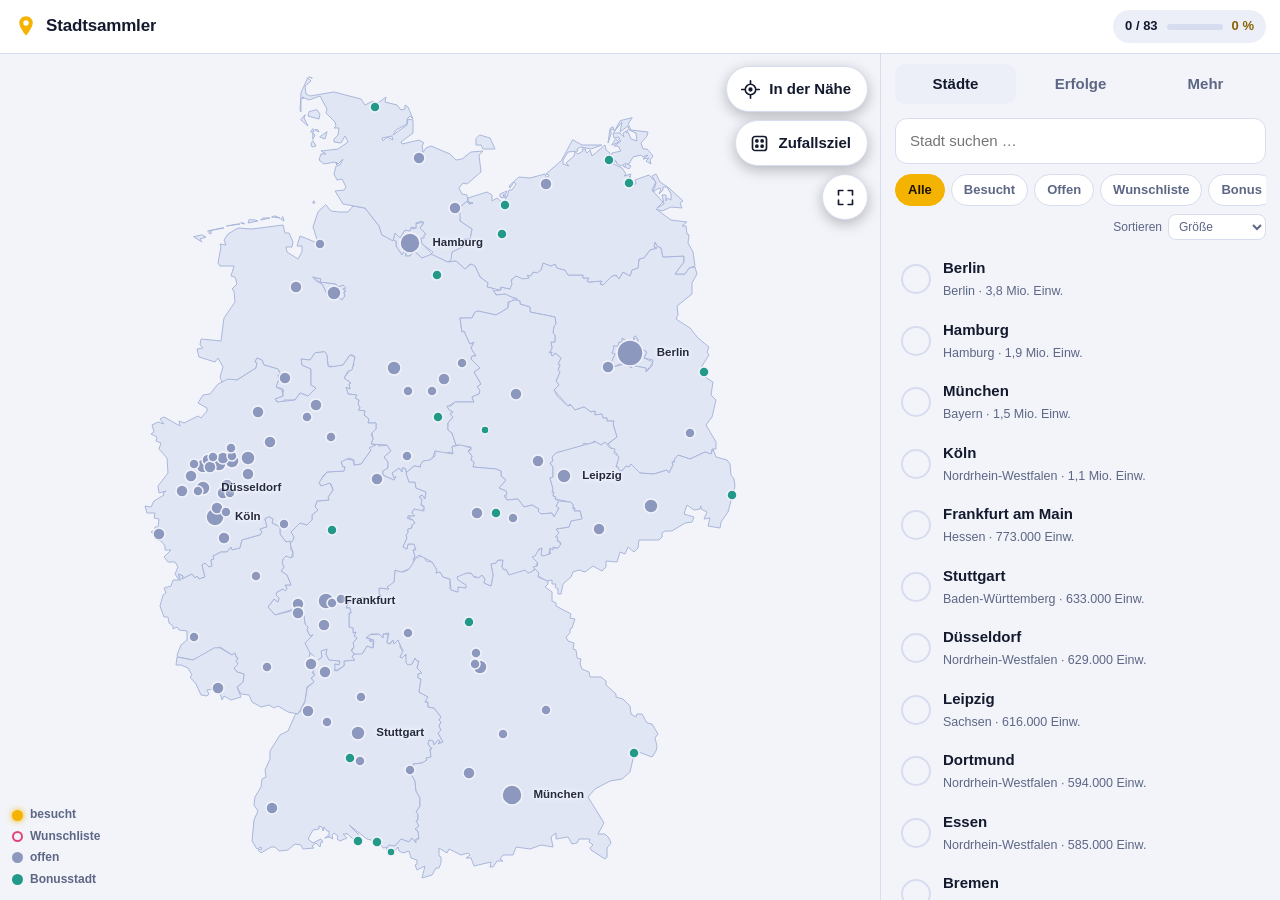
<file: index.html>
<!doctype html>
<html lang="de">
<head>
<meta charset="utf-8">
<meta name="viewport" content="width=device-width, initial-scale=1, maximum-scale=1, user-scalable=no, viewport-fit=cover">
<title>Stadtsammler – Deutsche Großstädte tracken</title>
<meta name="description" content="Tracke, in welchen deutschen Großstädten du schon warst.">
<meta name="theme-color" content="#0a0f1e">
<link rel="manifest" href="manifest.webmanifest">
<link rel="icon" href="icons/icon.svg" type="image/svg+xml">
<link rel="apple-touch-icon" href="icons/apple-touch-icon.png">
<meta name="apple-mobile-web-app-capable" content="yes">
<meta name="mobile-web-app-capable" content="yes">
<meta name="apple-mobile-web-app-status-bar-style" content="black-translucent">
<meta name="apple-mobile-web-app-title" content="Stadtsammler">
<script>if (navigator.standalone || matchMedia("(display-mode: standalone)").matches) document.documentElement.className += " standalone";</script>
<!-- Vorlage: index.html wird von release.py erzeugt (Dateinamen mit Inhalts-Fingerabdruck). Hier bearbeiten, nicht in index.html. -->
<meta name="app-version" content="1.4.1">
<link rel="stylesheet" href="assets/leaflet.a783710282.css">
<link rel="stylesheet" href="assets/styles.659ae4ff40.css">
</head>
<body data-tab="map">

<header class="topbar">
  <div class="brand">
    <svg class="logo" viewBox="0 0 32 32" aria-hidden="true"><path d="M16 3c-5 0-9 3.9-9 8.8C7 18.500 16 29 16 29s9-10.500 9-17.200C25 6.900 21 3 16 3z" fill="currentColor"/><circle cx="16" cy="12" r="3.600" fill="var(--surface)"/></svg>
    <span>Stadtsammler</span>
  </div>
  <button class="progress-pill" id="progressPill" title="Zu den Statistiken">
    <span id="pillCount">0 / 0</span>
    <span class="pill-bar"><i id="pillBar"></i></span>
    <span id="pillPct">0 %</span>
  </button>
</header>

<main>
  <section id="view-map">
    <div id="map"></div>
    <div class="map-actions">
      <button class="fab" id="btnNearby" title="Städte in meiner Nähe">
        <svg viewBox="0 0 24 24"><path d="M12 2v3m0 14v3M2 12h3m14 0h3" /><circle cx="12" cy="12" r="6"/><circle cx="12" cy="12" r="1.500" fill="currentColor"/></svg>
        <span>In der Nähe</span>
      </button>
      <button class="fab" id="btnRandom" title="Zufälliges nächstes Ziel">
        <svg viewBox="0 0 24 24"><rect x="4" y="4" width="16" height="16" rx="3"/><circle cx="9" cy="9" r="1.200" fill="currentColor"/><circle cx="15" cy="15" r="1.200" fill="currentColor"/><circle cx="15" cy="9" r="1.200" fill="currentColor"/><circle cx="9" cy="15" r="1.200" fill="currentColor"/></svg>
        <span>Zufallsziel</span>
      </button>
      <button class="fab icon-only" id="btnFit" title="Ganz Deutschland zeigen">
        <svg viewBox="0 0 24 24"><path d="M4 9V4h5M20 9V4h-5M4 15v5h5M20 15v5h-5"/></svg>
      </button>
    </div>
    <div class="legend">
      <span><i class="dot visited"></i>besucht</span>
      <span><i class="dot wish"></i>Wunschliste</span>
      <span><i class="dot"></i>offen</span>
      <span><i class="dot bonus"></i>Bonusstadt</span>
    </div>
  </section>

  <aside id="panel">
    <nav class="panel-tabs">
      <button data-go="list">Städte</button>
      <button data-go="stats">Erfolge</button>
      <button data-go="more">Mehr</button>
    </nav>

    <section id="view-list" class="panel-view">
      <div class="list-head">
        <input id="search" type="search" placeholder="Stadt suchen …" autocomplete="off">
        <div class="chips" id="filters">
          <button data-f="all" class="on">Alle</button>
          <button data-f="visited">Besucht</button>
          <button data-f="open">Offen</button>
          <button data-f="wish">Wunschliste</button>
          <button data-f="bonus">Bonus</button>
        </div>
        <label class="sort">Sortieren
          <select id="sort">
            <option value="pop">Größe</option>
            <option value="name">A–Z</option>
            <option value="state">Bundesland</option>
            <option value="dist">Entfernung</option>
          </select>
        </label>
      </div>
      <div id="list"></div>
    </section>

    <section id="view-stats" class="panel-view">
      <div class="hero">
        <svg class="ring" viewBox="0 0 120 120"><circle cx="60" cy="60" r="52" class="ring-bg"/><circle cx="60" cy="60" r="52" class="ring-fg" id="ringFg"/></svg>
        <div class="ring-label"><b id="ringPct">0 %</b><span id="ringCount">0 von 0</span></div>
      </div>
      <div class="tiles" id="tiles"></div>
      <button class="btn primary wide" id="btnShare">Meine Karte teilen</button>

      <h3>Abzeichen <small id="badgeCount"></small></h3>
      <div class="badges" id="badges"></div>

      <h3>Bundesländer</h3>
      <div id="stateBars"></div>

      <h3>Zuletzt besucht</h3>
      <div id="recent"></div>
    </section>

    <section id="view-more" class="panel-view">
      <h3>App</h3>
      <div class="card">
        <button class="row-btn" id="btnCheckUpdate">Nach Updates suchen<small id="verInfo"></small></button>
        <button class="row-btn" id="btnInstall" hidden>App installieren<small>Als App auf dem Startbildschirm, funktioniert auch offline</small></button>
        <div class="row-info" id="iosHint" hidden>Auf dem iPhone installieren<small>In Safari auf „Teilen“ tippen, dann „Zum Home-Bildschirm“.</small></div>
        <label class="row-btn">Design
          <select id="theme">
            <option value="auto">Automatisch</option>
            <option value="dark">Dunkel</option>
            <option value="light">Hell</option>
          </select>
        </label>
      </div>

      <h3>Deine Daten</h3>
      <div class="card">
        <button class="row-btn" id="btnExport">Backup speichern<small>Lädt deine Städte als Datei herunter</small></button>
        <button class="row-btn" id="btnImport">Backup laden<small>Stellt Städte aus einer Backup-Datei wieder her</small></button>
        <button class="row-btn danger" id="btnReset">Alles zurücksetzen</button>
        <input type="file" id="fileImport" accept="application/json,.json" hidden>
      </div>
      <p class="fine">Deine Daten bleiben nur auf diesem Gerät – kein Konto, kein Server. Für ein zweites Gerät: Backup speichern und dort laden.</p>
      <p class="fine">Großstadt = ab 100.000 Einwohner. Bonusstädte sind kleinere Städte, die nur für Erfolge zählen. Einwohnerzahlen gerundet, Stand ca. 2023. Kartendaten: deutschlandGeoJSON, Karte mit Leaflet.</p>
    </section>
  </aside>
</main>

<nav class="bottomnav">
  <button data-go="map"><svg viewBox="0 0 24 24"><path d="M9 4 3 6.500v13.500l6-2.500 6 2.500 6-2.500V4l-6 2.500L9 4zM9 4v13.500M15 6.500V20"/></svg>Karte</button>
  <button data-go="list"><svg viewBox="0 0 24 24"><path d="M8 6h12M8 12h12M8 18h12"/><circle cx="4" cy="6" r="1" fill="currentColor"/><circle cx="4" cy="12" r="1" fill="currentColor"/><circle cx="4" cy="18" r="1" fill="currentColor"/></svg>Städte</button>
  <button data-go="stats"><svg viewBox="0 0 24 24"><path d="M7 4h10v5a5 5 0 0 1-10 0V4zM7 6H4a3 3 0 0 0 3 4M17 6h3a3 3 0 0 1-3 4M12 14v4M8 20h8"/></svg>Erfolge</button>
  <button data-go="more"><svg viewBox="0 0 24 24"><circle cx="5" cy="12" r="1.500" fill="currentColor"/><circle cx="12" cy="12" r="1.500" fill="currentColor"/><circle cx="19" cy="12" r="1.500" fill="currentColor"/></svg>Mehr</button>
</nav>

<div id="sheet" class="sheet" hidden>
  <button class="sheet-close" id="sheetClose" aria-label="Schließen">×</button>
  <div class="sheet-head">
    <h2 id="sName"></h2>
    <p id="sMeta"></p>
  </div>
  <div id="sBadges" class="sheet-badges" hidden></div>
  <button class="btn primary wide big" id="sToggle"></button>
  <div id="sVisitedFields">
    <label>Wann warst du da?<input type="date" id="sDate"></label>
    <label>Notiz<textarea id="sNote" rows="2" placeholder="Was war dein Highlight?"></textarea></label>
  </div>
  <div class="sheet-row">
    <button class="btn ghost" id="sWish"></button>
    <a class="btn ghost" id="sWiki" target="_blank" rel="noopener">Wikipedia</a>
  </div>
</div>

<div id="updateBar" class="update-bar" hidden>
  <div class="update-text"><b id="updateTitle">Update verfügbar</b><small id="updateNotes"></small></div>
  <button class="btn primary" id="btnUpdate">Aktualisieren</button>
  <button class="update-later" id="updateLater" aria-label="Später">×</button>
</div>

<div id="badgeDetail" class="bd-overlay" hidden>
  <div class="bd-card" role="dialog" aria-modal="true" aria-labelledby="bdName">
    <button class="sheet-close" id="bdClose" aria-label="Schließen">×</button>
    <div class="bd-head"><div class="bd-em" id="bdEm"></div><div><h2 id="bdName"></h2><p id="bdDesc"></p></div></div>
    <div id="bdState" class="bd-state"></div>
    <div id="bdList" class="bd-list"></div>
  </div>
</div>

<div id="toast" class="toast" hidden></div>
<canvas id="confetti"></canvas>

<script src="assets/leaflet.db49d009c8.js"></script>
<script src="assets/germany.cf57a12707.js"></script>
<script src="assets/cities.d4491a2cf5.js"></script>
<script src="assets/app.72d2abc324.js"></script>
</body>
</html>
</file>
<file: assets/leaflet.a783710282.css>
/* required styles */

.leaflet-pane,
.leaflet-tile,
.leaflet-marker-icon,
.leaflet-marker-shadow,
.leaflet-tile-container,
.leaflet-pane > svg,
.leaflet-pane > canvas,
.leaflet-zoom-box,
.leaflet-image-layer,
.leaflet-layer {
	position: absolute;
	left: 0;
	top: 0;
	}
.leaflet-container {
	overflow: hidden;
	}
.leaflet-tile,
.leaflet-marker-icon,
.leaflet-marker-shadow {
	-webkit-user-select: none;
	   -moz-user-select: none;
	        user-select: none;
	  -webkit-user-drag: none;
	}
/* Prevents IE11 from highlighting tiles in blue */
.leaflet-tile::selection {
	background: transparent;
}
/* Safari renders non-retina tile on retina better with this, but Chrome is worse */
.leaflet-safari .leaflet-tile {
	image-rendering: -webkit-optimize-contrast;
	}
/* hack that prevents hw layers "stretching" when loading new tiles */
.leaflet-safari .leaflet-tile-container {
	width: 1600px;
	height: 1600px;
	-webkit-transform-origin: 0 0;
	}
.leaflet-marker-icon,
.leaflet-marker-shadow {
	display: block;
	}
/* .leaflet-container svg: reset svg max-width decleration shipped in Joomla! (joomla.org) 3.x */
/* .leaflet-container img: map is broken in FF if you have max-width: 100% on tiles */
.leaflet-container .leaflet-overlay-pane svg {
	max-width: none !important;
	max-height: none !important;
	}
.leaflet-container .leaflet-marker-pane img,
.leaflet-container .leaflet-shadow-pane img,
.leaflet-container .leaflet-tile-pane img,
.leaflet-container img.leaflet-image-layer,
.leaflet-container .leaflet-tile {
	max-width: none !important;
	max-height: none !important;
	width: auto;
	padding: 0;
	}

.leaflet-container img.leaflet-tile {
	/* See: https://bugs.chromium.org/p/chromium/issues/detail?id=600120 */
	mix-blend-mode: plus-lighter;
}

.leaflet-container.leaflet-touch-zoom {
	-ms-touch-action: pan-x pan-y;
	touch-action: pan-x pan-y;
	}
.leaflet-container.leaflet-touch-drag {
	-ms-touch-action: pinch-zoom;
	/* Fallback for FF which doesn't support pinch-zoom */
	touch-action: none;
	touch-action: pinch-zoom;
}
.leaflet-container.leaflet-touch-drag.leaflet-touch-zoom {
	-ms-touch-action: none;
	touch-action: none;
}
.leaflet-container {
	-webkit-tap-highlight-color: transparent;
}
.leaflet-container a {
	-webkit-tap-highlight-color: rgba(51, 181, 229, 0.4);
}
.leaflet-tile {
	filter: inherit;
	visibility: hidden;
	}
.leaflet-tile-loaded {
	visibility: inherit;
	}
.leaflet-zoom-box {
	width: 0;
	height: 0;
	-moz-box-sizing: border-box;
	     box-sizing: border-box;
	z-index: 800;
	}
/* workaround for https://bugzilla.mozilla.org/show_bug.cgi?id=888319 */
.leaflet-overlay-pane svg {
	-moz-user-select: none;
	}

.leaflet-pane         { z-index: 400; }

.leaflet-tile-pane    { z-index: 200; }
.leaflet-overlay-pane { z-index: 400; }
.leaflet-shadow-pane  { z-index: 500; }
.leaflet-marker-pane  { z-index: 600; }
.leaflet-tooltip-pane   { z-index: 650; }
.leaflet-popup-pane   { z-index: 700; }

.leaflet-map-pane canvas { z-index: 100; }
.leaflet-map-pane svg    { z-index: 200; }

.leaflet-vml-shape {
	width: 1px;
	height: 1px;
	}
.lvml {
	behavior: url(#default#VML);
	display: inline-block;
	position: absolute;
	}


/* control positioning */

.leaflet-control {
	position: relative;
	z-index: 800;
	pointer-events: visiblePainted; /* IE 9-10 doesn't have auto */
	pointer-events: auto;
	}
.leaflet-top,
.leaflet-bottom {
	position: absolute;
	z-index: 1000;
	pointer-events: none;
	}
.leaflet-top {
	top: 0;
	}
.leaflet-right {
	right: 0;
	}
.leaflet-bottom {
	bottom: 0;
	}
.leaflet-left {
	left: 0;
	}
.leaflet-control {
	float: left;
	clear: both;
	}
.leaflet-right .leaflet-control {
	float: right;
	}
.leaflet-top .leaflet-control {
	margin-top: 10px;
	}
.leaflet-bottom .leaflet-control {
	margin-bottom: 10px;
	}
.leaflet-left .leaflet-control {
	margin-left: 10px;
	}
.leaflet-right .leaflet-control {
	margin-right: 10px;
	}


/* zoom and fade animations */

.leaflet-fade-anim .leaflet-popup {
	opacity: 0;
	-webkit-transition: opacity 0.2s linear;
	   -moz-transition: opacity 0.2s linear;
	        transition: opacity 0.2s linear;
	}
.leaflet-fade-anim .leaflet-map-pane .leaflet-popup {
	opacity: 1;
	}
.leaflet-zoom-animated {
	-webkit-transform-origin: 0 0;
	    -ms-transform-origin: 0 0;
	        transform-origin: 0 0;
	}
svg.leaflet-zoom-animated {
	will-change: transform;
}

.leaflet-zoom-anim .leaflet-zoom-animated {
	-webkit-transition: -webkit-transform 0.25s cubic-bezier(0,0,0.25,1);
	   -moz-transition:    -moz-transform 0.25s cubic-bezier(0,0,0.25,1);
	        transition:         transform 0.25s cubic-bezier(0,0,0.25,1);
	}
.leaflet-zoom-anim .leaflet-tile,
.leaflet-pan-anim .leaflet-tile {
	-webkit-transition: none;
	   -moz-transition: none;
	        transition: none;
	}

.leaflet-zoom-anim .leaflet-zoom-hide {
	visibility: hidden;
	}


/* cursors */

.leaflet-interactive {
	cursor: pointer;
	}
.leaflet-grab {
	cursor: -webkit-grab;
	cursor:    -moz-grab;
	cursor:         grab;
	}
.leaflet-crosshair,
.leaflet-crosshair .leaflet-interactive {
	cursor: crosshair;
	}
.leaflet-popup-pane,
.leaflet-control {
	cursor: auto;
	}
.leaflet-dragging .leaflet-grab,
.leaflet-dragging .leaflet-grab .leaflet-interactive,
.leaflet-dragging .leaflet-marker-draggable {
	cursor: move;
	cursor: -webkit-grabbing;
	cursor:    -moz-grabbing;
	cursor:         grabbing;
	}

/* marker & overlays interactivity */
.leaflet-marker-icon,
.leaflet-marker-shadow,
.leaflet-image-layer,
.leaflet-pane > svg path,
.leaflet-tile-container {
	pointer-events: none;
	}

.leaflet-marker-icon.leaflet-interactive,
.leaflet-image-layer.leaflet-interactive,
.leaflet-pane > svg path.leaflet-interactive,
svg.leaflet-image-layer.leaflet-interactive path {
	pointer-events: visiblePainted; /* IE 9-10 doesn't have auto */
	pointer-events: auto;
	}

/* visual tweaks */

.leaflet-container {
	background: #ddd;
	outline-offset: 1px;
	}
.leaflet-container a {
	color: #0078A8;
	}
.leaflet-zoom-box {
	border: 2px dotted #38f;
	background: rgba(255,255,255,0.5);
	}


/* general typography */
.leaflet-container {
	font-family: "Helvetica Neue", Arial, Helvetica, sans-serif;
	font-size: 12px;
	font-size: 0.75rem;
	line-height: 1.5;
	}


/* general toolbar styles */

.leaflet-bar {
	box-shadow: 0 1px 5px rgba(0,0,0,0.65);
	border-radius: 4px;
	}
.leaflet-bar a {
	background-color: #fff;
	border-bottom: 1px solid #ccc;
	width: 26px;
	height: 26px;
	line-height: 26px;
	display: block;
	text-align: center;
	text-decoration: none;
	color: black;
	}
.leaflet-bar a,
.leaflet-control-layers-toggle {
	background-position: 50% 50%;
	background-repeat: no-repeat;
	display: block;
	}
.leaflet-bar a:hover,
.leaflet-bar a:focus {
	background-color: #f4f4f4;
	}
.leaflet-bar a:first-child {
	border-top-left-radius: 4px;
	border-top-right-radius: 4px;
	}
.leaflet-bar a:last-child {
	border-bottom-left-radius: 4px;
	border-bottom-right-radius: 4px;
	border-bottom: none;
	}
.leaflet-bar a.leaflet-disabled {
	cursor: default;
	background-color: #f4f4f4;
	color: #bbb;
	}

.leaflet-touch .leaflet-bar a {
	width: 30px;
	height: 30px;
	line-height: 30px;
	}
.leaflet-touch .leaflet-bar a:first-child {
	border-top-left-radius: 2px;
	border-top-right-radius: 2px;
	}
.leaflet-touch .leaflet-bar a:last-child {
	border-bottom-left-radius: 2px;
	border-bottom-right-radius: 2px;
	}

/* zoom control */

.leaflet-control-zoom-in,
.leaflet-control-zoom-out {
	font: bold 18px 'Lucida Console', Monaco, monospace;
	text-indent: 1px;
	}

.leaflet-touch .leaflet-control-zoom-in, .leaflet-touch .leaflet-control-zoom-out  {
	font-size: 22px;
	}


/* layers control */

.leaflet-control-layers {
	box-shadow: 0 1px 5px rgba(0,0,0,0.4);
	background: #fff;
	border-radius: 5px;
	}
.leaflet-control-layers-toggle {
	background-image: url(images/layers.png);
	width: 36px;
	height: 36px;
	}
.leaflet-retina .leaflet-control-layers-toggle {
	background-image: url(images/layers-2x.png);
	background-size: 26px 26px;
	}
.leaflet-touch .leaflet-control-layers-toggle {
	width: 44px;
	height: 44px;
	}
.leaflet-control-layers .leaflet-control-layers-list,
.leaflet-control-layers-expanded .leaflet-control-layers-toggle {
	display: none;
	}
.leaflet-control-layers-expanded .leaflet-control-layers-list {
	display: block;
	position: relative;
	}
.leaflet-control-layers-expanded {
	padding: 6px 10px 6px 6px;
	color: #333;
	background: #fff;
	}
.leaflet-control-layers-scrollbar {
	overflow-y: scroll;
	overflow-x: hidden;
	padding-right: 5px;
	}
.leaflet-control-layers-selector {
	margin-top: 2px;
	position: relative;
	top: 1px;
	}
.leaflet-control-layers label {
	display: block;
	font-size: 13px;
	font-size: 1.08333em;
	}
.leaflet-control-layers-separator {
	height: 0;
	border-top: 1px solid #ddd;
	margin: 5px -10px 5px -6px;
	}

/* Default icon URLs */
.leaflet-default-icon-path { /* used only in path-guessing heuristic, see L.Icon.Default */
	background-image: url(images/marker-icon.png);
	}


/* attribution and scale controls */

.leaflet-container .leaflet-control-attribution {
	background: #fff;
	background: rgba(255, 255, 255, 0.8);
	margin: 0;
	}
.leaflet-control-attribution,
.leaflet-control-scale-line {
	padding: 0 5px;
	color: #333;
	line-height: 1.4;
	}
.leaflet-control-attribution a {
	text-decoration: none;
	}
.leaflet-control-attribution a:hover,
.leaflet-control-attribution a:focus {
	text-decoration: underline;
	}
.leaflet-attribution-flag {
	display: inline !important;
	vertical-align: baseline !important;
	width: 1em;
	height: 0.6669em;
	}
.leaflet-left .leaflet-control-scale {
	margin-left: 5px;
	}
.leaflet-bottom .leaflet-control-scale {
	margin-bottom: 5px;
	}
.leaflet-control-scale-line {
	border: 2px solid #777;
	border-top: none;
	line-height: 1.1;
	padding: 2px 5px 1px;
	white-space: nowrap;
	-moz-box-sizing: border-box;
	     box-sizing: border-box;
	background: rgba(255, 255, 255, 0.8);
	text-shadow: 1px 1px #fff;
	}
.leaflet-control-scale-line:not(:first-child) {
	border-top: 2px solid #777;
	border-bottom: none;
	margin-top: -2px;
	}
.leaflet-control-scale-line:not(:first-child):not(:last-child) {
	border-bottom: 2px solid #777;
	}

.leaflet-touch .leaflet-control-attribution,
.leaflet-touch .leaflet-control-layers,
.leaflet-touch .leaflet-bar {
	box-shadow: none;
	}
.leaflet-touch .leaflet-control-layers,
.leaflet-touch .leaflet-bar {
	border: 2px solid rgba(0,0,0,0.2);
	background-clip: padding-box;
	}


/* popup */

.leaflet-popup {
	position: absolute;
	text-align: center;
	margin-bottom: 20px;
	}
.leaflet-popup-content-wrapper {
	padding: 1px;
	text-align: left;
	border-radius: 12px;
	}
.leaflet-popup-content {
	margin: 13px 24px 13px 20px;
	line-height: 1.3;
	font-size: 13px;
	font-size: 1.08333em;
	min-height: 1px;
	}
.leaflet-popup-content p {
	margin: 17px 0;
	margin: 1.3em 0;
	}
.leaflet-popup-tip-container {
	width: 40px;
	height: 20px;
	position: absolute;
	left: 50%;
	margin-top: -1px;
	margin-left: -20px;
	overflow: hidden;
	pointer-events: none;
	}
.leaflet-popup-tip {
	width: 17px;
	height: 17px;
	padding: 1px;

	margin: -10px auto 0;
	pointer-events: auto;

	-webkit-transform: rotate(45deg);
	   -moz-transform: rotate(45deg);
	    -ms-transform: rotate(45deg);
	        transform: rotate(45deg);
	}
.leaflet-popup-content-wrapper,
.leaflet-popup-tip {
	background: white;
	color: #333;
	box-shadow: 0 3px 14px rgba(0,0,0,0.4);
	}
.leaflet-container a.leaflet-popup-close-button {
	position: absolute;
	top: 0;
	right: 0;
	border: none;
	text-align: center;
	width: 24px;
	height: 24px;
	font: 16px/24px Tahoma, Verdana, sans-serif;
	color: #757575;
	text-decoration: none;
	background: transparent;
	}
.leaflet-container a.leaflet-popup-close-button:hover,
.leaflet-container a.leaflet-popup-close-button:focus {
	color: #585858;
	}
.leaflet-popup-scrolled {
	overflow: auto;
	}

.leaflet-oldie .leaflet-popup-content-wrapper {
	-ms-zoom: 1;
	}
.leaflet-oldie .leaflet-popup-tip {
	width: 24px;
	margin: 0 auto;

	-ms-filter: "progid:DXImageTransform.Microsoft.Matrix(M11=0.70710678, M12=0.70710678, M21=-0.70710678, M22=0.70710678)";
	filter: progid:DXImageTransform.Microsoft.Matrix(M11=0.70710678, M12=0.70710678, M21=-0.70710678, M22=0.70710678);
	}

.leaflet-oldie .leaflet-control-zoom,
.leaflet-oldie .leaflet-control-layers,
.leaflet-oldie .leaflet-popup-content-wrapper,
.leaflet-oldie .leaflet-popup-tip {
	border: 1px solid #999;
	}


/* div icon */

.leaflet-div-icon {
	background: #fff;
	border: 1px solid #666;
	}


/* Tooltip */
/* Base styles for the element that has a tooltip */
.leaflet-tooltip {
	position: absolute;
	padding: 6px;
	background-color: #fff;
	border: 1px solid #fff;
	border-radius: 3px;
	color: #222;
	white-space: nowrap;
	-webkit-user-select: none;
	-moz-user-select: none;
	-ms-user-select: none;
	user-select: none;
	pointer-events: none;
	box-shadow: 0 1px 3px rgba(0,0,0,0.4);
	}
.leaflet-tooltip.leaflet-interactive {
	cursor: pointer;
	pointer-events: auto;
	}
.leaflet-tooltip-top:before,
.leaflet-tooltip-bottom:before,
.leaflet-tooltip-left:before,
.leaflet-tooltip-right:before {
	position: absolute;
	pointer-events: none;
	border: 6px solid transparent;
	background: transparent;
	content: "";
	}

/* Directions */

.leaflet-tooltip-bottom {
	margin-top: 6px;
}
.leaflet-tooltip-top {
	margin-top: -6px;
}
.leaflet-tooltip-bottom:before,
.leaflet-tooltip-top:before {
	left: 50%;
	margin-left: -6px;
	}
.leaflet-tooltip-top:before {
	bottom: 0;
	margin-bottom: -12px;
	border-top-color: #fff;
	}
.leaflet-tooltip-bottom:before {
	top: 0;
	margin-top: -12px;
	margin-left: -6px;
	border-bottom-color: #fff;
	}
.leaflet-tooltip-left {
	margin-left: -6px;
}
.leaflet-tooltip-right {
	margin-left: 6px;
}
.leaflet-tooltip-left:before,
.leaflet-tooltip-right:before {
	top: 50%;
	margin-top: -6px;
	}
.leaflet-tooltip-left:before {
	right: 0;
	margin-right: -12px;
	border-left-color: #fff;
	}
.leaflet-tooltip-right:before {
	left: 0;
	margin-left: -12px;
	border-right-color: #fff;
	}

/* Printing */

@media print {
	/* Prevent printers from removing background-images of controls. */
	.leaflet-control {
		-webkit-print-color-adjust: exact;
		print-color-adjust: exact;
		}
	}
</file>
<file: assets/styles.659ae4ff40.css>
:root {
  --bg: #0a0f1e; --surface: #121a30; --surface2: #1a2442; --line: #26335c;
  --text: #eef2ff; --muted: #8b97bd;
  --accent: #ffc93c; --accent-ink: #1a1400; --accent-text: #ffc93c;
  --state: #18223f; --state-line: #3a4b85;
  --wish: #ff6b9d; --danger: #ff6b6b; --dot: #5b6a9c; --bonus: #3fb8a6;
  --nav-h: 54px; --top-h: 54px; --statusbar: #0a0f1e;
  --safe-b: env(safe-area-inset-bottom, 0px); --safe-t: env(safe-area-inset-top, 0px);
  color-scheme: dark;
}
:root[data-theme="light"] {
  --bg: #f2f4fa; --surface: #ffffff; --surface2: #eceff8; --line: #d7ddee;
  --text: #131a2e; --muted: #5d6785;
  --accent: #f5b301; --accent-ink: #1a1400; --accent-text: #8a6100;
  --state: #e1e6f5; --state-line: #a9b6da;
  --wish: #e0457b; --danger: #c93030; --dot: #8c98bd; --bonus: #23998a;
  color-scheme: light;
}
[hidden] { display: none !important; }
* { box-sizing: border-box; -webkit-tap-highlight-color: transparent; }
html { background: var(--bg); }
html, body { height: 100%; margin: 0; overflow: hidden; overscroll-behavior: none; touch-action: pan-x pan-y; -webkit-text-size-adjust: 100%; text-size-adjust: 100%; }
body {
  background: var(--bg); color: var(--text);
  font: 15px/1.45 -apple-system, BlinkMacSystemFont, "Segoe UI", Roboto, "Helvetica Neue", Arial, sans-serif;
  display: flex; flex-direction: column; overflow: hidden;
  position: fixed; inset: 0; height: auto;
  -webkit-user-select: none; user-select: none; -webkit-touch-callout: none;
}
input, textarea { -webkit-user-select: text; user-select: text; }
button, input, select, textarea { font: inherit; color: inherit; }
button { cursor: pointer; border: 0; background: none; }
h2, h3, p { margin: 0; }
h3 { font-size: 13px; text-transform: uppercase; letter-spacing: .08em; color: var(--muted); margin: 26px 4px 10px; }
h3 small { text-transform: none; letter-spacing: 0; font-weight: 500; }

/* ---------- top bar ---------- */
.topbar {
  height: calc(var(--top-h) + var(--safe-t)); padding: var(--safe-t) 14px 0;
  display: flex; align-items: center; justify-content: space-between; gap: 12px;
  background: linear-gradient(var(--statusbar) 0 var(--safe-t), var(--surface) var(--safe-t)); border-bottom: 1px solid var(--line); flex: none; z-index: 5;
}
.brand { display: flex; align-items: center; gap: 8px; min-width: 0; white-space: nowrap; overflow: hidden; font-weight: 800; font-size: 17px; letter-spacing: -.01em; }
.logo { width: 24px; height: 24px; flex: none; color: var(--accent); }
.progress-pill {
  display: flex; align-items: center; gap: 9px; padding: 7px 12px; border-radius: 99px;
  background: var(--surface2); font-weight: 700; font-size: 13px; font-variant-numeric: tabular-nums; white-space: nowrap; flex: none;
}
.pill-bar { width: 56px; height: 6px; border-radius: 9px; background: var(--line); overflow: hidden; }
.pill-bar i { display: block; height: 100%; width: 0; background: var(--accent); border-radius: 9px; transition: width .5s; }
#pillPct { color: var(--accent-text); }

/* ---------- layout ---------- */
main { flex: 1; min-height: 0; display: flex; position: relative; }
#view-map { flex: 1; position: relative; min-width: 0; }
#map { position: absolute; inset: 0; background: var(--bg); outline: none; }
#panel { width: 400px; flex: none; background: var(--bg); border-left: 1px solid var(--line); display: flex; flex-direction: column; min-height: 0; }
.panel-view { display: none; flex: 1; min-height: 0; overflow-y: auto; padding: 14px 14px 30px; overscroll-behavior: contain; }
.panel-tabs { display: flex; gap: 4px; padding: 10px 14px 0; flex: none; }
.panel-tabs button { flex: 1; padding: 9px; border-radius: 10px; font-weight: 700; color: var(--muted); }
.panel-tabs button.on { background: var(--surface2); color: var(--text); }
body[data-tab="list"] #view-list, body[data-tab="map"] #view-list,
body[data-tab="stats"] #view-stats, body[data-tab="more"] #view-more { display: block; }
#view-list { padding-top: 0; }
.bottomnav { display: none; }

@media (max-width: 899px) {
  #panel { position: absolute; inset: 0; width: auto; border: 0; display: none; }
  .panel-tabs { display: none; }
  body:not([data-tab="map"]) #panel { display: flex; }
  body:not([data-tab="map"]) #view-map { visibility: hidden; }
  body[data-tab="map"] #view-list { display: none; }
  /* Tab-Leiste wie in einer iOS-App: schwebt über dem Inhalt, milchglasartig */
  .bottomnav {
    display: flex; position: absolute; left: 0; right: 0; bottom: 0; z-index: 1000;
    height: calc(var(--nav-h) + var(--safe-b)); padding: 0 6px var(--safe-b);
    background: color-mix(in srgb, var(--surface) 78%, transparent);
    -webkit-backdrop-filter: saturate(180%) blur(20px); backdrop-filter: saturate(180%) blur(20px);
    border-top: .5px solid color-mix(in srgb, var(--line) 80%, transparent);
  }
  .bottomnav button {
    flex: 1; display: flex; flex-direction: column; align-items: center; justify-content: flex-start; gap: 3px;
    padding-top: 7px; font-size: 10.5px; font-weight: 600; letter-spacing: .01em; color: var(--muted);
  }
  .bottomnav button.on { color: var(--accent-text); }
  .bottomnav button:active svg { transform: scale(.88); }
  .bottomnav svg { width: 26px; height: 26px; fill: none; stroke: currentColor; stroke-width: 1.7; stroke-linecap: round; stroke-linejoin: round; transition: transform .12s; }
  .bottomnav button.on svg { stroke-width: 2.1; }
  body { --below: calc(var(--nav-h) + var(--safe-b)); }
  body .panel-view { padding-bottom: calc(var(--below) + 24px); }
  body .legend { bottom: calc(var(--below) + 12px); }
  .brand span { font-size: 16px; overflow: hidden; text-overflow: ellipsis; }
  /* unter 16px zoomt iOS beim Antippen von Eingabefeldern in die Seite */
  input, textarea, select { font-size: 16px !important; }
  .fab span { display: none; }
  .fab { width: 46px; justify-content: center; padding: 0 !important; }
}

/* ---------- map ---------- */
.leaflet-container { font: inherit; background: var(--bg); }
path.state { fill: var(--state); stroke: var(--state-line); stroke-width: 1; fill-opacity: 1; transition: fill .4s; cursor: default; outline: none; }
path.state[data-level="1"] { fill: color-mix(in srgb, var(--accent) 14%, var(--state)); }
path.state[data-level="2"] { fill: color-mix(in srgb, var(--accent) 26%, var(--state)); }
path.state[data-level="3"] { fill: color-mix(in srgb, var(--accent) 40%, var(--state)); }
path.state[data-level="4"] { fill: color-mix(in srgb, var(--accent) 58%, var(--state)); }
path.city { fill: var(--dot); stroke: var(--bg); stroke-width: 1.5; fill-opacity: 1; transition: fill .25s; }
path.city.bonus { fill: var(--bonus); }
path.city.wish { fill: var(--bg); stroke: var(--wish); stroke-width: 2.5; }
path.city.visited { fill: var(--accent); stroke: var(--accent-ink); stroke-width: 1.5; filter: drop-shadow(0 0 5px color-mix(in srgb, var(--accent) 80%, transparent)); }
path.city.selected { stroke: var(--text); stroke-width: 3; }
path.city-hit { fill: transparent; stroke: none; cursor: pointer; }
path.me { fill: #3b9dff; stroke: #fff; stroke-width: 2.5; fill-opacity: 1; }
.leaflet-tooltip.city-label {
  background: none; border: 0; box-shadow: none; padding: 0; color: var(--text); font-weight: 700; font-size: 11.5px;
  text-shadow: 0 0 3px var(--bg), 0 0 3px var(--bg), 0 0 6px var(--bg); pointer-events: none; opacity: .92 !important;
}
.leaflet-tooltip.city-label::before { display: none; }
.z0 .tier-2, .z0 .tier-3, .z1 .tier-3 { display: none; }
.leaflet-tooltip.tt-state { background: var(--surface); color: var(--text); border: 1px solid var(--line); border-radius: 8px; font-weight: 700; box-shadow: 0 4px 16px rgba(0,0,0,.3); }
.leaflet-tooltip.tt-state::before { display: none; }

.map-actions { position: absolute; right: 12px; top: 12px; display: flex; flex-direction: column; gap: 8px; z-index: 600; align-items: flex-end; }
.fab {
  height: 46px; padding: 0 16px 0 13px; border-radius: 23px; display: flex; align-items: center; gap: 8px;
  background: var(--surface); border: 1px solid var(--line); font-weight: 700; box-shadow: 0 4px 14px rgba(0,0,0,.25);
}
.fab.icon-only { width: 46px; padding: 0; justify-content: center; }
.fab svg { width: 21px; height: 21px; fill: none; stroke: currentColor; stroke-width: 1.9; stroke-linecap: round; stroke-linejoin: round; }
.fab:active { transform: scale(.95); }
.fab.busy { opacity: .6; }
.legend {
  position: absolute; left: 12px; bottom: 12px; z-index: 600; display: flex; flex-direction: column; gap: 4px;
  font-size: 12px; color: var(--muted); font-weight: 600; pointer-events: none;
}
.legend span { display: flex; align-items: center; gap: 7px; }
.dot { width: 11px; height: 11px; border-radius: 50%; background: var(--dot); display: inline-block; }
.dot.visited { background: var(--accent); box-shadow: 0 0 6px var(--accent); }
.dot.bonus { background: var(--bonus); }
.dot.wish { background: transparent; border: 2.5px solid var(--wish); }

/* ---------- list ---------- */
.list-head { position: sticky; top: 0; background: var(--bg); padding: 14px 0 8px; z-index: 2; }
#search { width: 100%; padding: 11px 14px; border-radius: 12px; border: 1px solid var(--line); background: var(--surface); outline: none; }
#search:focus { border-color: var(--accent); }
.chips { display: flex; gap: 6px; margin-top: 10px; overflow-x: auto; scrollbar-width: none; }
.chips button { padding: 6px 12px; border-radius: 99px; background: var(--surface); border: 1px solid var(--line); font-weight: 600; font-size: 13px; white-space: nowrap; color: var(--muted); }
.chips button.on { background: var(--accent); border-color: var(--accent); color: var(--accent-ink); }
.sort { display: flex; align-items: center; justify-content: flex-end; gap: 6px; font-size: 12px; color: var(--muted); margin-top: 8px; }
select { background: var(--surface); border: 1px solid var(--line); border-radius: 8px; padding: 4px 6px; }
.group { font-size: 12px; font-weight: 700; color: var(--muted); padding: 14px 4px 5px; display: flex; justify-content: space-between; }
.city-row { display: flex; align-items: center; gap: 12px; padding: 9px 6px; border-radius: 12px; cursor: pointer; }
@media (hover: hover) { .city-row:hover { background: var(--surface); } }
.check {
  width: 30px; height: 30px; border-radius: 50%; border: 2px solid var(--line); flex: none;
  display: grid; place-items: center; color: transparent; font-weight: 900; font-size: 15px; transition: .15s;
}
.city-row.visited .check { background: var(--accent); border-color: var(--accent); color: var(--accent-ink); }
.city-row.wish:not(.visited) .check { border-color: var(--wish); }
.city-main { flex: 1; min-width: 0; }
.city-main b { display: block; white-space: nowrap; overflow: hidden; text-overflow: ellipsis; }
.city-main span { font-size: 12.5px; color: var(--muted); }
.city-side { font-size: 12.5px; color: var(--muted); font-variant-numeric: tabular-nums; white-space: nowrap; }
.empty { text-align: center; color: var(--muted); padding: 40px 20px; }

/* ---------- stats ---------- */
.hero { position: relative; width: 190px; height: 190px; margin: 10px auto 16px; }
.ring { width: 100%; height: 100%; transform: rotate(-90deg); }
.ring circle { fill: none; stroke-width: 10; }
.ring-bg { stroke: var(--surface2); }
.ring-fg { stroke: var(--accent); stroke-linecap: round; stroke-dasharray: 326.7; stroke-dashoffset: 326.7; transition: stroke-dashoffset .8s cubic-bezier(.2,.8,.2,1); }
.ring-label { position: absolute; inset: 0; display: flex; flex-direction: column; align-items: center; justify-content: center; }
.ring-label b { font-size: 40px; font-weight: 800; letter-spacing: -.03em; line-height: 1.1; }
.ring-label span { color: var(--muted); font-size: 13px; }
.tiles { display: grid; grid-template-columns: 1fr 1fr; gap: 8px; margin-bottom: 12px; }
.tile { background: var(--surface); border: 1px solid var(--line); border-radius: 14px; padding: 12px 14px; }
.tile b { font-size: 21px; font-weight: 800; display: block; letter-spacing: -.02em; }
.tile span { font-size: 12px; color: var(--muted); }
.badges { display: grid; grid-template-columns: 1fr 1fr; gap: 8px; }
.badge-group { grid-column: 1 / -1; font-size: 12.5px; font-weight: 700; color: var(--muted); margin: 10px 2px 0; }
.badge-group:first-child { margin-top: 0; }
.badge { background: var(--surface); border: 1px solid var(--line); border-radius: 14px; padding: 12px; position: relative; overflow: hidden; text-align: left; display: block; width: 100%; }
.badge:active { transform: scale(.97); }
.badge .em { font-size: 26px; filter: grayscale(1); opacity: .45; }
.badge b { display: block; font-size: 14px; margin-top: 2px; }
.badge span { font-size: 12px; color: var(--muted); display: block; min-height: 2.9em; }
.badge .bar { height: 5px; border-radius: 5px; background: var(--surface2); margin-top: 8px; overflow: hidden; }
.badge .bar i { display: block; height: 100%; background: var(--muted); border-radius: 5px; }
.badge em { position: absolute; top: 12px; right: 12px; font-style: normal; font-size: 12px; font-weight: 700; color: var(--muted); font-variant-numeric: tabular-nums; }
.badge.done { border-color: var(--accent); background: color-mix(in srgb, var(--accent) 9%, var(--surface)); }
.badge.done .em { filter: none; opacity: 1; }
.badge.done .bar i { background: var(--accent); }
.badge.done em { color: var(--accent-text); }
.sbar { display: grid; grid-template-columns: 1fr auto; gap: 2px 10px; padding: 7px 4px; font-size: 13.5px; }
.sbar span { color: var(--muted); font-variant-numeric: tabular-nums; }
.sbar .bar { grid-column: 1 / -1; height: 6px; border-radius: 6px; background: var(--surface2); overflow: hidden; }
.sbar .bar i { display: block; height: 100%; background: var(--accent); border-radius: 6px; transition: width .5s; }
.recent-row { display: flex; justify-content: space-between; padding: 8px 4px; border-bottom: 1px solid var(--line); cursor: pointer; }
.recent-row span { color: var(--muted); font-size: 13px; }

/* ---------- more ---------- */
.card { background: var(--surface); border: 1px solid var(--line); border-radius: 14px; overflow: hidden; }
.row-btn, .row-info { display: flex; width: 100%; text-align: left; padding: 14px 16px; font-weight: 600; border-bottom: 1px solid var(--line); flex-wrap: wrap; justify-content: space-between; align-items: center; cursor: pointer; }
.row-info { cursor: default; }
.card > :last-child, .card > .row-btn:nth-last-child(2):has(+ input) { border-bottom: 0; }
.row-btn small, .row-info small { display: block; width: 100%; font-weight: 400; color: var(--muted); font-size: 12.5px; margin-top: 2px; }
.row-btn.danger { color: var(--danger); }
.row-btn[hidden], .row-info[hidden] { display: none; }
.fine { font-size: 12.5px; color: var(--muted); margin: 12px 4px 0; }

/* ---------- buttons ---------- */
.btn { display: inline-flex; align-items: center; justify-content: center; gap: 8px; padding: 10px 16px; border-radius: 12px; font-weight: 700; text-decoration: none; }
.btn.primary { background: var(--accent); color: var(--accent-ink); }
.btn.ghost { background: var(--surface2); color: var(--text); flex: 1; }
.btn.wide { width: 100%; }
.btn.big { padding: 14px; font-size: 16px; }
.btn.is-visited { background: var(--surface2); color: var(--text); box-shadow: inset 0 0 0 2px var(--accent); }
.btn:active { transform: scale(.98); }
.btn.on-wish { color: var(--wish); }

/* ---------- city sheet ---------- */
.sheet {
  position: fixed; z-index: 1100; background: var(--surface); border: 1px solid var(--line);
  box-shadow: 0 10px 40px rgba(0,0,0,.45); padding: 18px; display: flex; flex-direction: column; gap: 12px;
  left: 16px; bottom: 16px; width: 350px; border-radius: 18px; animation: up .22s ease-out;
}
.sheet[hidden] { display: none; }
@keyframes up { from { transform: translateY(20px); opacity: 0; } }
.sheet-close { position: absolute; top: 8px; right: 10px; width: 36px; height: 36px; font-size: 24px; color: var(--muted); border-radius: 50%; }
.sheet-head h2 { font-size: 22px; letter-spacing: -.02em; padding-right: 34px; }
.sheet-head p { color: var(--muted); font-size: 13.5px; }
.sheet label { display: flex; flex-direction: column; gap: 4px; font-size: 12px; font-weight: 600; color: var(--muted); }
#sVisitedFields { display: flex; flex-direction: column; gap: 10px; }
#sVisitedFields[hidden] { display: none; }
.sheet input[type=date], .sheet textarea { background: var(--surface2); border: 1px solid var(--line); border-radius: 10px; padding: 9px 11px; color: var(--text); font-size: 15px; resize: none; outline: none; width: 100%; }
.sheet-row { display: flex; gap: 8px; }
@media (max-width: 899px) {
  .sheet { left: 0; right: 0; width: auto; bottom: calc(var(--nav-h) + var(--safe-b)); border-radius: 20px 20px 0 0; border-width: 1px 0 0; }
}

.toast {
  position: fixed; left: 50%; transform: translateX(-50%); top: calc(var(--top-h) + var(--safe-t) + 12px); z-index: 1300;
  background: var(--text); color: var(--bg); padding: 11px 18px; border-radius: 99px; font-weight: 700; font-size: 14px;
  box-shadow: 0 8px 30px rgba(0,0,0,.4); max-width: calc(100vw - 32px); text-align: center; animation: up .2s ease-out;
}
.toast[hidden] { display: none; }
#confetti { position: fixed; inset: 0; width: 100%; height: 100%; pointer-events: none; z-index: 1400; }

/* ---------- update ---------- */
.update-bar {
  position: fixed; z-index: 1250; top: calc(var(--top-h) + var(--safe-t) + 10px); left: 12px; right: 12px; margin: 0 auto; max-width: 440px;
  display: flex; align-items: center; gap: 10px; padding: 12px 8px 12px 16px; border-radius: 16px;
  background: var(--surface); border: 1px solid var(--accent); box-shadow: 0 10px 40px rgba(0,0,0,.45); animation: up .25s ease-out;
}
.update-text { flex: 1; min-width: 0; }
.update-text b { display: block; }
.update-text small { display: block; color: var(--muted); font-size: 12.5px; }
.update-later { width: 34px; height: 34px; font-size: 22px; color: var(--muted); flex: none; }
.btn:disabled { opacity: .6; }

/* Installierte iOS-App: iOS meldet als Fensterhöhe den Bildschirm minus Statusleiste,
   obwohl die App den ganzen Bildschirm nutzt – sonst bleibt unten ein leerer Streifen */
html.standalone, html.standalone body { position: relative; inset: auto; height: 100lvh; }

/* ---------- Bonus & Erfolgs-Details ---------- */
.tag { font-style: normal; font-size: 10.5px; font-weight: 700; color: var(--bonus); border: 1px solid var(--bonus); border-radius: 6px; padding: 0 5px; margin-left: 4px; vertical-align: 2px; }
.hint { font-size: 12.5px; color: var(--muted); background: var(--surface); border: 1px solid var(--line); border-radius: 12px; padding: 10px 12px; margin: 6px 0 4px; }
.sheet-badges { display: flex; flex-wrap: wrap; gap: 6px; margin-top: -4px; }
.chip-badge { font-size: 12.5px; font-weight: 600; padding: 5px 10px; border-radius: 99px; background: var(--surface2); border: 1px solid var(--line); }
.chip-badge small { color: var(--muted); font-weight: 600; }
.chip-badge.done { border-color: var(--accent); }
.bd-overlay { position: fixed; inset: 0; z-index: 1200; background: rgba(5,8,18,.55); display: flex; align-items: center; justify-content: center; padding: 16px; }
.bd-card {
  position: relative; width: 100%; max-width: 420px; max-height: min(80vh, 640px); overflow-y: auto; overscroll-behavior: contain;
  background: var(--surface); border: 1px solid var(--line); border-radius: 20px; padding: 20px; box-shadow: 0 20px 60px rgba(0,0,0,.5); animation: up .2s ease-out;
}
.bd-head { display: flex; gap: 14px; align-items: center; padding-right: 30px; }
.bd-em { font-size: 40px; line-height: 1; }
.bd-head h2 { font-size: 20px; letter-spacing: -.02em; }
.bd-head p { color: var(--muted); font-size: 13.5px; }
.bd-state { margin: 14px 0 8px; font-weight: 700; color: var(--muted); }
.bd-state.done { color: var(--accent-text); }
.bd-list { display: flex; flex-direction: column; }
.bd-city { display: flex; align-items: center; gap: 12px; padding: 9px 4px; border-top: 1px solid var(--line); text-align: left; width: 100%; }
.bd-city b { flex: 1; }
.bd-city small { color: var(--muted); font-size: 12.5px; }
.bd-city .check { width: 26px; height: 26px; font-size: 13px; }
.bd-city.visited .check { background: var(--accent); border-color: var(--accent); color: var(--accent-ink); }
.bd-hint { color: var(--muted); font-size: 13.5px; }
@media (max-width: 899px) {
  .bd-overlay { align-items: flex-end; padding: 0 0 calc(var(--nav-h) + var(--safe-b)); }
  .bd-card { max-width: none; border-radius: 20px 20px 0 0; max-height: 75%; }
}
</file>
